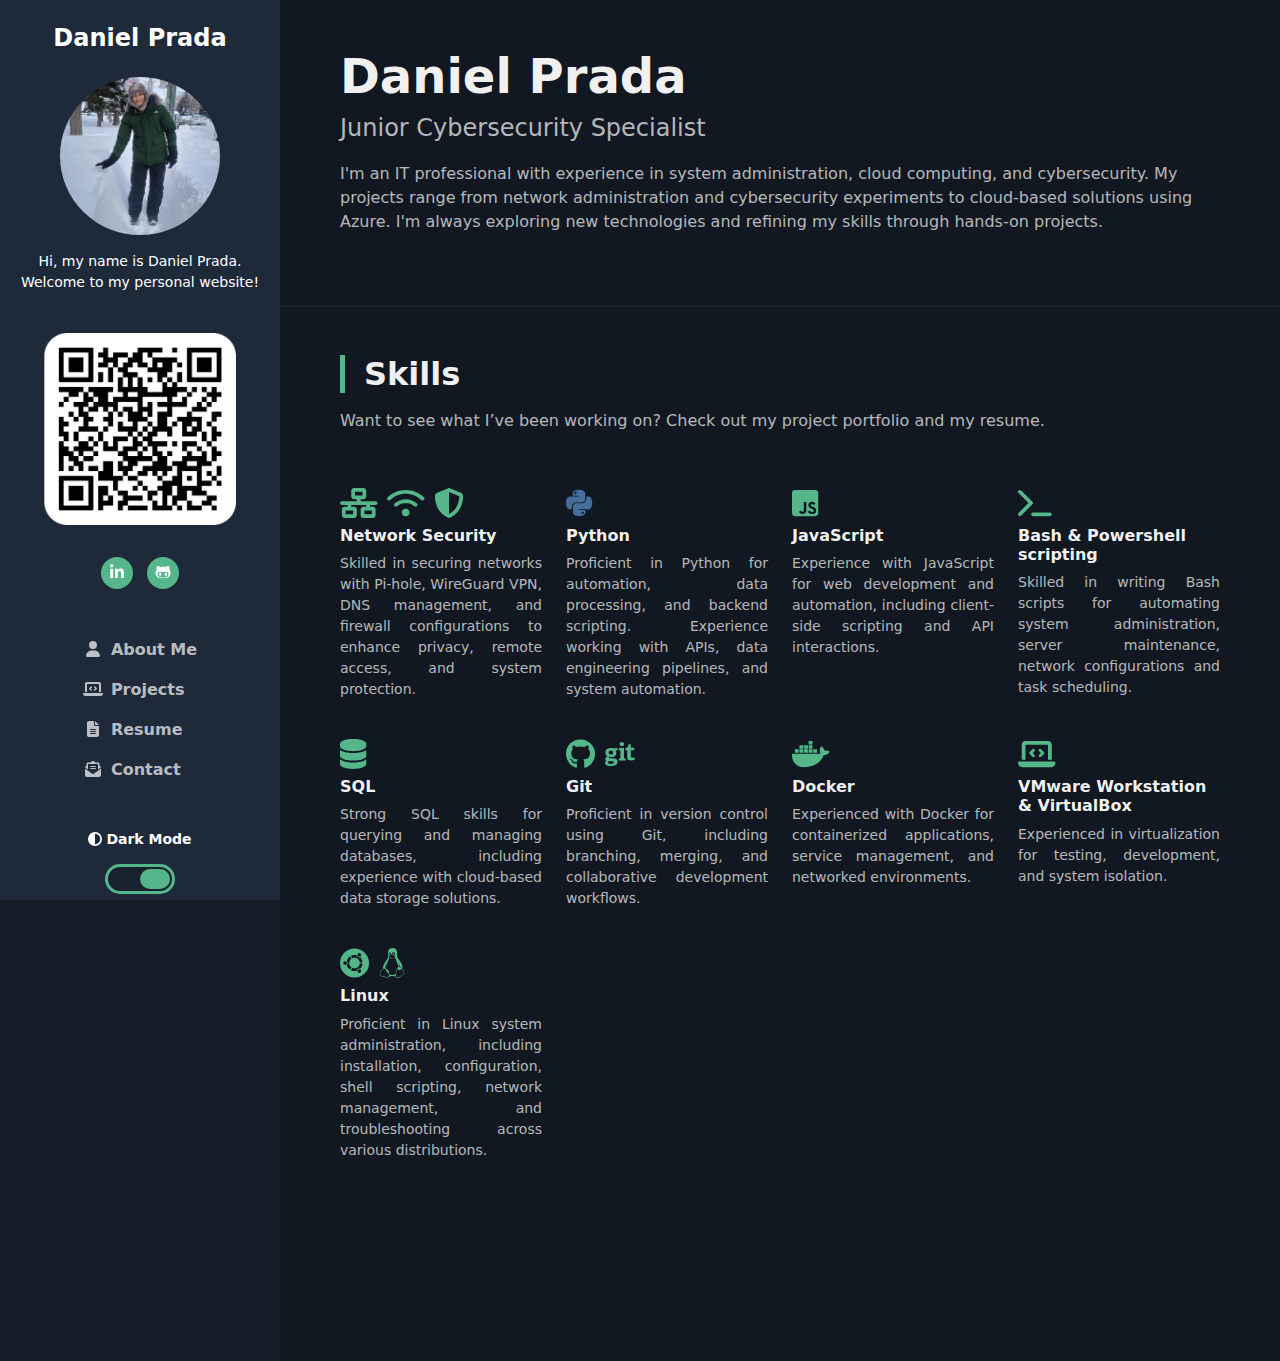
<file: index.html>
<!DOCTYPE html>
<html lang="en">
<meta http-equiv="content-type" content="text/html;charset=UTF-8" />

<head>
	<title>Daniel Prada - Portfolio</title>
	<link rel="icon" href="data:,">

	<!-- Meta -->
	<meta charset="utf-8">
	<meta http-equiv="X-UA-Compatible" content="IE=edge">
	<meta name="viewport" content="width=device-width, initial-scale=1.0">

	<!-- Google Fonts -->
	<link href="https://fonts.googleapis.com/css?family=Roboto:300,400,500,700" rel="stylesheet">

	<!-- FontAwesome JS -->
	<script defer src="assets/fontawesome/js/all.js"></script>

	<!-- Plugin CSS -->
	<link rel="stylesheet" href="assets/plugins/tiny-slider/tiny-slider.css">

	<!-- Theme CSS -->
	<link id="theme-style" rel="stylesheet" href="assets/css/theme-1.css">


</head>

<body>
	<div id="header-placeholder"></div> <!-- Header will be loaded here -->
	<div class="main-wrapper">
		<section class="about-me-section p-3 p-lg-5 theme-bg-light">
			<div class="container">
				<div class="profile-teaser row">

					<div>
						<!-- <div class="col"> -->
						<h2 class="name font-weight-bold mb-1">Daniel Prada</h2>
						<!-- <div class="tagline mb-3">Junior Cybersecurity Specialist</div> -->
						<div class="tagline mb-3" data-en="Junior Cybersecurity Specialist"
							data-fr="Spécialiste en cybersécurité junior">Junior Cybersecurity Specialist</div>
						<div class="bio mb-4" data-en="I'm an IT professional with experience in system administration, cloud
						computing, and cybersecurity. My projects range from network
						administration and cybersecurity experiments to cloud-based solutions using Azure. I'm
						always exploring new technologies and refining my skills through hands-on projects."
							data-fr="Je suis un professionnel de l'informatique avec de l'expérience en administration système, informatique en nuage et cybersécurité. Mes projets vont de l'administration réseau et des expérimentations en cybersécurité à des solutions basées sur le cloud utilisant Azure. Je suis toujours à la recherche de nouvelles technologies et j'affine mes compétences à travers des projets pratiques.">
							I'm an IT professional with experience in system administration, cloud
							computing, and cybersecurity. My projects range from network
							administration and cybersecurity experiments to cloud-based solutions using Azure. I'm
							always exploring new technologies and refining my skills through hands-on projects.</div>

					</div><!--//col-->

					<div class="col-md-5 col-lg-5">
					</div>
				</div>
			</div>
		</section><!--//about-me-section-->

		<section class="overview-section p-3 p-lg-5">
			<div class="container">
				<h2 class="section-title font-weight-bold mb-3" data-en="Skills" data-fr="Compétences">Skills</h2>
				<div class="section-intro mb-5"
					data-en="Want to see what I’ve been working on? Check out my project portfolio and my resume."
					data-fr="Vous voulez voir sur quoi j'ai travaillé ? Consultez mes projects de et mon CV.">
					Want to see what I’ve been working on? Check out my project portfolio and my resume.
				</div>

				<div class="row">
					<div class="item col-6 col-lg-3">
						<div class="item-inner">
							<div class="item-icon">
								<i class="fa-solid fa-network-wired"></i>
								<i class="fa-solid fa-wifi"></i>
								<i class="fa-solid fa-shield-halved"></i>
							</div>
							<h3 class="item-title" data-en="Network Security" data-fr="Sécurité Réseau">Network Security
							</h3>
							<div class="item-desc"
								data-en="Skilled in securing networks with Pi-hole, WireGuard VPN, DNS management, and firewall configurations to enhance privacy, remote access, and system protection."
								data-fr="Compétent dans la sécurisation des réseaux avec Pi-hole, WireGuard VPN, la gestion des DNS et les configurations de pare-feu pour améliorer la confidentialité, l'accès à distance et la protection des systèmes.">
								Skilled in securing networks with Pi-hole, WireGuard VPN, DNS management, and firewall
								configurations to enhance privacy, remote access, and system protection.</div>
						</div><!--//item-inner-->
					</div><!--//item-->
					<div class="item col-6 col-lg-3">
						<div class="item-inner">
							<div class="item-icon">
								<i class="fa-brands fa-python"></i>
							</div>
							<h3 class="item-title">Python</h3>
							<div class="item-desc"
								data-en="Proficient in Python for automation, data processing, and backend scripting. Experience working with APIs, data engineering pipelines, and system automation."
								data-fr="Compétent en Python pour l'automatisation, le traitement des données et les scripts backend. Expérience dans le travail avec des API, des pipelines d'ingénierie des données et l'automatisation des systèmes.">
								Proficient in Python for automation, data processing, and backend
								scripting. Experience working with APIs, data engineering pipelines, and system
								automation. </div>
						</div><!--//item-inner-->
					</div><!--//item-->
					<div class="item col-6 col-lg-3">
						<div class="item-inner">
							<div class="item-icon">
								<i class="fa-brands fa-js-square"></i>
							</div>
							<h3 class="item-title">JavaScript</h3>
							<div class="item-desc"
								data-en="Experience with JavaScript for web development and automation, including client-side scripting and API interactions."
								data-fr="Expérience avec JavaScript pour le développement web et l'automatisation, y compris le scripting côté client et les interactions avec les API.">
								Experience with JavaScript for web development and automation,
								including client-side scripting and API interactions.</div>
						</div><!--//item-inner-->
					</div><!--//item-->
					<div class="item col-6 col-lg-3">
						<div class="item-inner">
							<div class="item-icon">
								<i class="fa-solid fa-terminal"></i>
							</div>
							<h3 class="item-title" data-fr="Scripts Bash et PowerShell"
								data-en="Bash & Powershell scripting">Bash &amp; Powershell scripting</h3>
							<div class="item-desc"
								data-en="Skilled in writing Bash scripts for automating system administration, server maintenance, network configurations and task scheduling."
								data-fr="Compétent dans l'écriture de scripts Bash pour automatiser l'administration système, la maintenance des serveurs, les configurations réseau et la planification des tâches.">
								Skilled in writing Bash scripts for automating system administration, server
								maintenance, network configurations and task scheduling.</div>
						</div><!--//item-inner-->
					</div><!--//item-->

					<div class="item col-6 col-lg-3">
						<div class="item-inner">
							<div class="item-icon">
								<i class="fa-solid fa-database"></i>
							</div>
							<h3 class="item-title">SQL</h3>
							<div class="item-desc"
								data-fr="Solides compétences en SQL pour interroger et gérer des bases de données, y compris de l'expérience avec des solutions de stockage de données basées sur le cloud."
								data-en="Strong SQL skills for querying and managing databases, including experience with cloud-based data storage solutions.">
								Strong SQL skills for querying and managing databases, including experience with
								cloud-based data storage solutions. </div>
						</div><!--//item-inner-->
					</div><!--//item-->

					<div class="item col-6 col-lg-3">
						<div class="item-inner">
							<div class="item-icon">
								<i class="fa-brands fa-github"></i>
								<i class="fa-brands fa-git"></i>
							</div>
							<h3 class="item-title">Git</h3>
							<div class="item-desc"
								data-fr="Compétent en gestion de version avec Git, y compris la gestion des branches, les fusions et les flux de travail de développement collaboratif."
								data-en="Proficient in version control using Git, including branching, merging, and collaborative development workflows.">
								Proficient in version control using Git, including branching, merging, and collaborative
								development workflows.</div>
						</div><!--//item-inner-->
					</div><!--//item-->

					<div class="item col-6 col-lg-3">
						<div class="item-inner">
							<div class="item-icon">
								<i class="fa-brands fa-docker"></i>
							</div>
							<h3 class="item-title">Docker</h3>
							<div class="item-desc"
								data-fr="Expérimenté avec Docker pour les applications conteneurisées, la gestion des services et les environnements en réseau."
								data-en="Experienced with Docker for containerized applications, service management, and networked environments.">
								Experienced with Docker for containerized applications, service management, and
								networked environments.</div>
						</div><!--//item-inner-->
					</div><!--//item-->

					<div class="item col-6 col-lg-3">
						<div class="item-inner">
							<div class="item-icon">
								<i class="fa-solid fa-laptop-code"></i>
							</div>
							<h3 class="item-title">VMware Workstation & VirtualBox</h3>
							<div class="item-desc"
								data-fr="Expérimenté en virtualisation pour les tests, le développement et l’isolation des systèmes."
								data-en="Experienced in virtualization for testing, development, and system isolation.">
								Experienced in virtualization for testing, development, and system isolation.</div>
						</div><!--//item-inner-->
					</div><!--//item-->

					<div class="item col-6 col-lg-3">
						<div class="item-inner">
							<div class="item-icon">
								<i class="fa-brands fa-ubuntu"></i>
								<i class="fa-brands fa-linux"></i>
							</div>
							<h3 class="item-title">Linux</h3>
							<div class="item-desc"
								data-en="Proficient in Linux system administration, including installation, configuration, shell scripting, network management, and troubleshooting across various distributions."
								data-fr="Compétent en administration de systèmes Linux, y compris l’installation, la configuration, le scripting shell, la gestion réseau et le dépannage sur diverses distributions.">
								Proficient in Linux system administration, including installation, configuration, shell
								scripting, network management, and troubleshooting across various distributions.</div>
						</div><!--//item-inner-->
					</div><!--//item-->
				</div><!--//row-->

			</div><!--//container-->
		</section>



		<footer class="footer text-center py-4">
			<br><br><br>
		</footer>

	</div><!--//main-wrapper-->



	<!-- Javascript -->
	<script src="assets/plugins/popper.min.js"></script>
	<script src="assets/plugins/bootstrap/js/bootstrap.min.js"></script>
	<script src="assets/plugins/tiny-slider/min/tiny-slider.js"></script>
	<script src="assets/js/header.js"></script>
	<script src="assets/js/toggles.js"></script>
	<script src="assets/plugins/js-cookie.min.js"></script>
	</div>

</body>

</html>
</file>
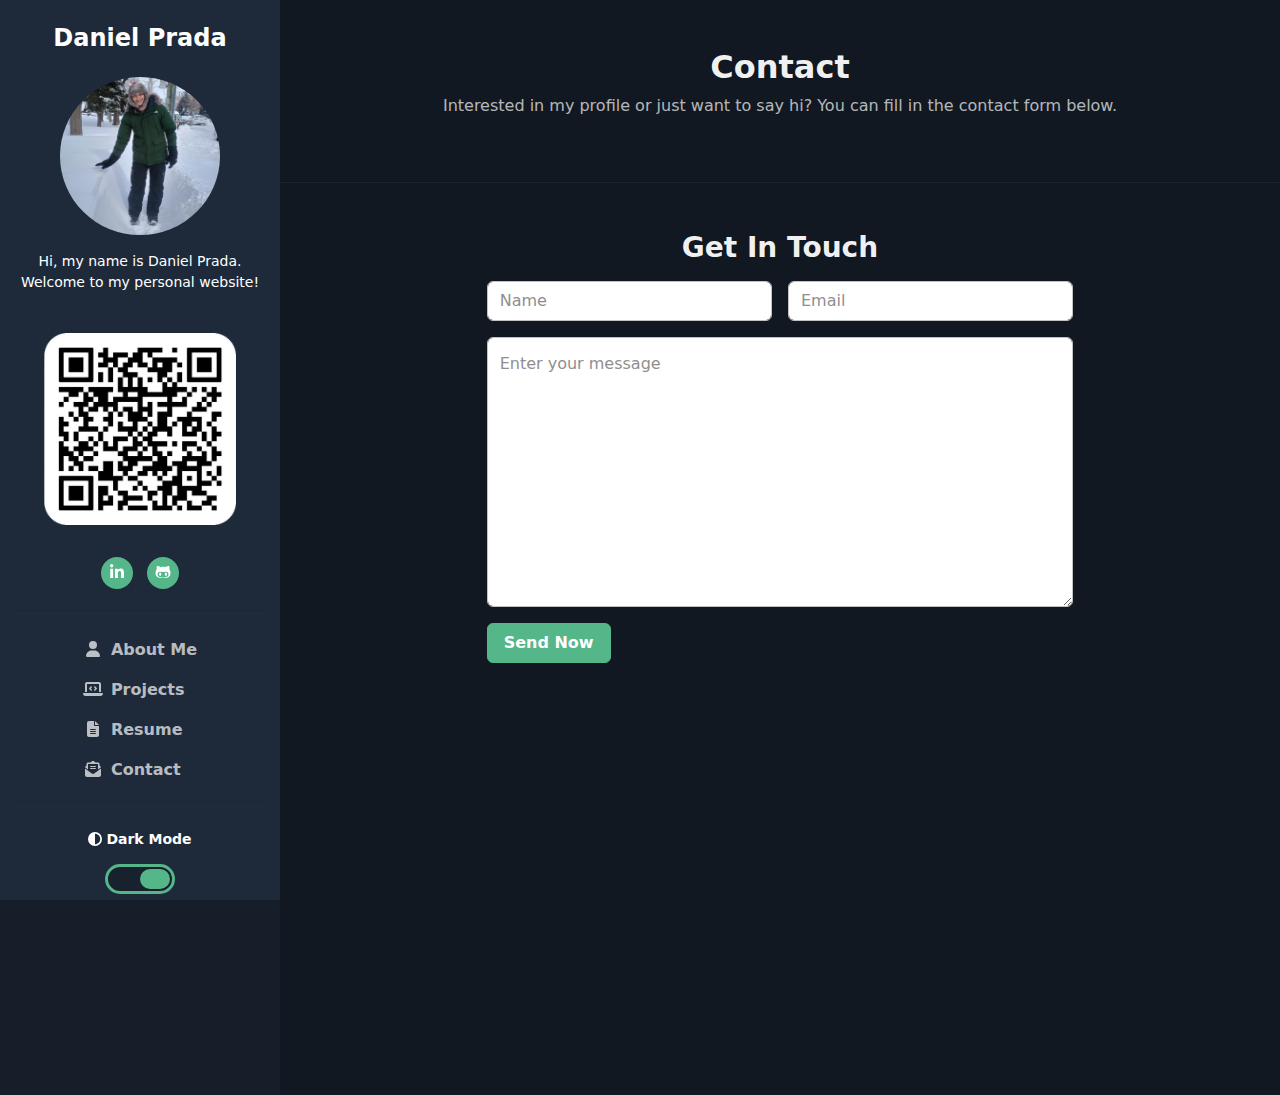
<file: contact.html>
<!DOCTYPE html>
<html lang="en"> 
<head>
	<title>Daniel Prada - Portfolio</title>
	<link rel="icon" href="data:,">
    
    <!-- Meta -->
    <meta charset="utf-8">
    <meta http-equiv="X-UA-Compatible" content="IE=edge">
    <meta name="viewport" content="width=device-width, initial-scale=1.0">
    
    <!-- Google Fonts -->
	<link href="https://fonts.googleapis.com/css?family=Roboto:300,400,500,700" rel="stylesheet">
    
    <!-- FontAwesome JS -->
    <script defer src="assets/fontawesome/js/all.js"></script>
    
    <!-- Theme CSS -->  
    <link id="theme-style" rel="stylesheet" href="assets/css/theme-1.css">

</head> 

<body>
    
	<div id="header-placeholder"></div> <!-- Header will be loaded here -->

	    
    <div class="main-wrapper">
	    <section class="cta-section theme-bg-light py-5">
		    <div class="container text-center single-col-max-width">
			    <h2 class="heading">Contact</h2>
			    <div class="intro" data-fr="Intéressé par mon profil ou simplement envie de dire bonjour ? Vous pouvez remplir le formulaire de contact ci-dessous." data-en="Interested in my profile or just want to say hi? You can fill in the contact form below.">
			    <p>Interested in my profile or just want to say hi? You can fill in the contact form below.</a></p>
	
	                
			    
			</div><!--//container-->
	    </section>
		<section class="contact-section px-3 py-5 p-md-5">
			<div class="container">
				<form id="contact-form" class="contact-form col-lg-8 mx-lg-auto" method="POST" action="https://formsubmit.co/daniel.pradaaa@gmail.com">
					<input type="hidden" name="_next" id="redirectUrl">
					<h3 class="text-center mb-3" data-en="Get In Touch" data-fr="Prenez contact">Get In Touch</h3>
					<input type="hidden" name="_captcha" value="false">
					<div class="row g-3">
						<div class="col-12 col-md-6">
							<label class="sr-only" for="cname">Name</label>
							<input type="text" class="form-control" id="cname" name="name" 
								   data-en="Name" data-fr="Nom" 
								   placeholder="Name" minlength="2" required>
						</div>
						<div class="col-12 col-md-6">
							<label class="sr-only" for="cemail">Email</label>
							<input type="email" class="form-control" id="cemail" name="email" 
								   data-en="Email" data-fr="E-mail" 
								   placeholder="Email" required>
						</div>
						<div class="col-12">
							<label class="sr-only" for="cmessage">Your message</label>
							<textarea class="form-control" id="cmessage" name="message" 
									  data-en="Enter your message" data-fr="Entrez votre message" 
									  placeholder="Enter your message" rows="10" required></textarea>
						</div>
						<div class="form-group col-12">
							<button type="submit" class="btn btn-block btn-primary py-2" 
									data-en="Send Now" data-fr="Envoyer">Send Now</button>
						</div>
					</div><!--//form-row-->
				</form>
			</div><!--//container-->
		</section>
	    
	    <footer class="footer text-center py-4">
			<br><br><br><br><br><br><br><br><br><br><br><br><br><br>
		</footer>
    
    </div><!--//main-wrapper-->
    
    <!-- Javascript -->          
    <script src="assets/plugins/popper.min.js"></script> 
    <script src="assets/plugins/bootstrap/js/bootstrap.min.js"></script> 
	<script src="assets/js/toggles.js"></script>

    
    <!-- Dark Mode -->
	<script src="assets/plugins/js-cookie.min.js"></script>

    <!-- Style Switcher (REMOVE ON YOUR PRODUCTION SITE) -->    
	<script>
		document.addEventListener("DOMContentLoaded", function () {
		  const currentDomain = window.location.origin; // Gets "http://127.0.0.1:5500" or "https://yourgithubpage.com"
		  document.getElementById("redirectUrl").value = currentDomain + "/contact_thanks.html";
		});
	  </script>
	  

</body>
</html>
</file>
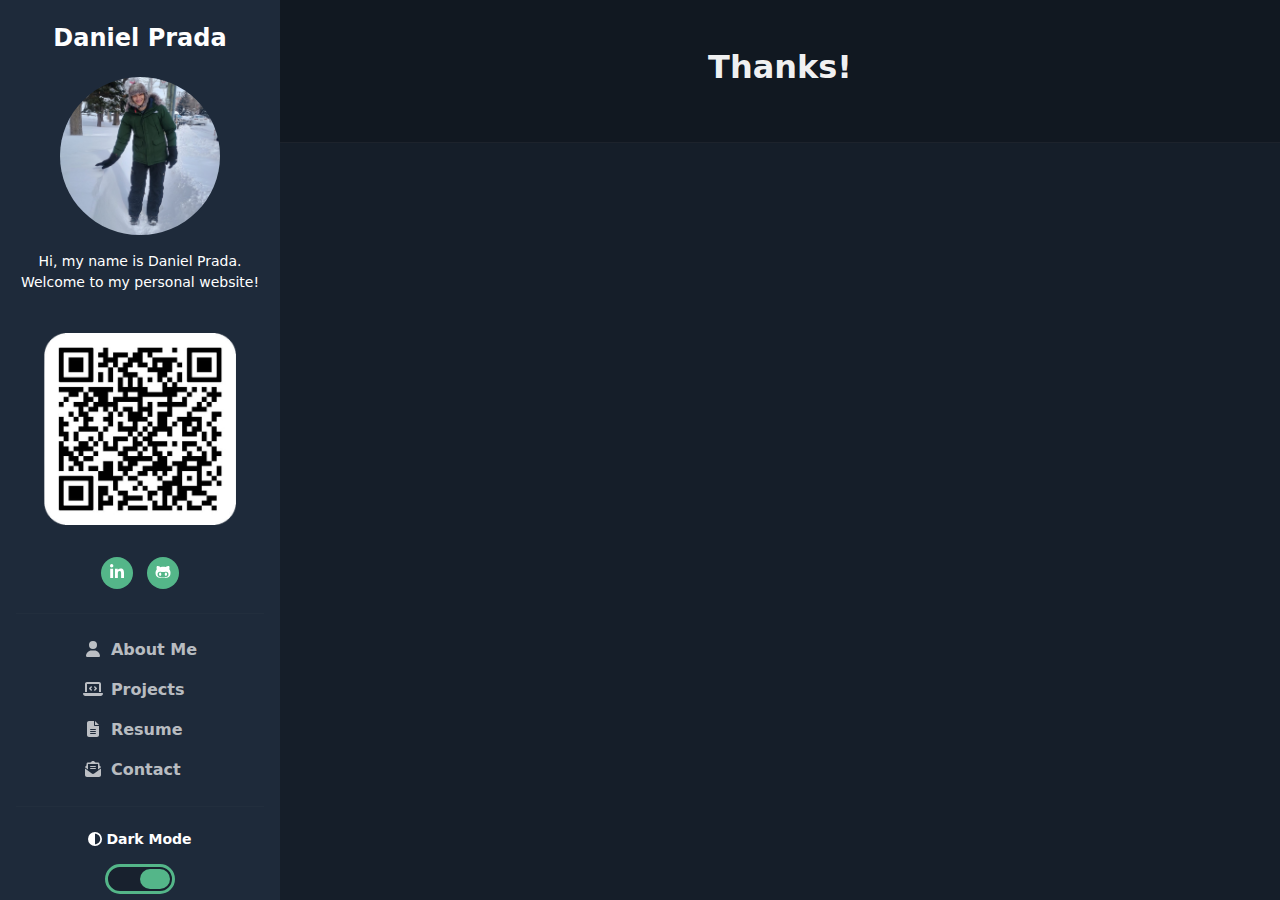
<file: contact_thanks.html>
<!DOCTYPE html>
<html lang="en"> 
<meta http-equiv="content-type" content="text/html;charset=UTF-8" /><!-- /Added by HTTrack -->
<head>
    <title>Daniel Prada - Portfolio</title>
	<link rel="icon" href="data:,">
    
    <!-- Meta -->
    <meta charset="utf-8">
    <meta http-equiv="X-UA-Compatible" content="IE=edge">
    <meta name="viewport" content="width=device-width, initial-scale=1.0">
    
    
    <!-- Google Fonts -->
	<link href="https://fonts.googleapis.com/css?family=Roboto:300,400,500,700" rel="stylesheet">
    
    <!-- FontAwesome JS -->
    <script defer src="assets/fontawesome/js/all.js"></script>
    
    <!-- Theme CSS -->  
    <link id="theme-style" rel="stylesheet" href="assets/css/theme-1.css">

</head> 

<body>
    
	<div id="header-placeholder"></div> <!-- Header will be loaded here -->

	    
    <div class="main-wrapper">
	    <section class="cta-section theme-bg-light py-5">
		    <div class="container text-center single-col-max-width">
			    <h2 class="heading" data-en="Thanks!" data-fr="Merci !">Thanks!</h2>
			</div><!--//container-->
	    </section>
	    
	    <!-- <footer class="footer text-center py-4">
			<br><br><br><br><br><br><br><br><br><br><br><br><br><br>
		</footer> -->
    
    </div><!--//main-wrapper-->
    
    <!-- Javascript -->          
    <script src="assets/plugins/popper.min.js"></script> 
    <script src="assets/plugins/bootstrap/js/bootstrap.min.js"></script> 
	<script src="assets/js/toggles.js"></script>
    
    <!-- Dark Mode -->
	<script src="assets/plugins/js-cookie.min.js"></script>
   
    

</body>
</html>
</file>
<file: assets/plugins/tiny-slider/tiny-slider.css>
.tns-outer{padding:0 !important}.tns-outer [hidden]{display:none !important}.tns-outer [aria-controls],.tns-outer [data-action]{cursor:pointer}.tns-slider{-webkit-transition:all 0s;-moz-transition:all 0s;transition:all 0s}.tns-slider>.tns-item{-webkit-box-sizing:border-box;-moz-box-sizing:border-box;box-sizing:border-box}.tns-horizontal.tns-subpixel{white-space:nowrap}.tns-horizontal.tns-subpixel>.tns-item{display:inline-block;vertical-align:top;white-space:normal}.tns-horizontal.tns-no-subpixel:after{content:'';display:table;clear:both}.tns-horizontal.tns-no-subpixel>.tns-item{float:left}.tns-horizontal.tns-carousel.tns-no-subpixel>.tns-item{margin-right:-100%}.tns-no-calc{position:relative;left:0}.tns-gallery{position:relative;left:0;min-height:1px}.tns-gallery>.tns-item{position:absolute;left:-100%;-webkit-transition:transform 0s, opacity 0s;-moz-transition:transform 0s, opacity 0s;transition:transform 0s, opacity 0s}.tns-gallery>.tns-slide-active{position:relative;left:auto !important}.tns-gallery>.tns-moving{-webkit-transition:all 0.25s;-moz-transition:all 0.25s;transition:all 0.25s}.tns-autowidth{display:inline-block}.tns-lazy-img{-webkit-transition:opacity 0.6s;-moz-transition:opacity 0.6s;transition:opacity 0.6s;opacity:0.6}.tns-lazy-img.tns-complete{opacity:1}.tns-ah{-webkit-transition:height 0s;-moz-transition:height 0s;transition:height 0s}.tns-ovh{overflow:hidden}.tns-visually-hidden{position:absolute;left:-10000em}.tns-transparent{opacity:0;visibility:hidden}.tns-fadeIn{opacity:1;filter:alpha(opacity=100);z-index:0}.tns-normal,.tns-fadeOut{opacity:0;filter:alpha(opacity=0);z-index:-1}.tns-vpfix{white-space:nowrap}.tns-vpfix>div,.tns-vpfix>li{display:inline-block}.tns-t-subp2{margin:0 auto;width:310px;position:relative;height:10px;overflow:hidden}.tns-t-ct{width:2333.3333333%;width:-webkit-calc(100% * 70 / 3);width:-moz-calc(100% * 70 / 3);width:calc(100% * 70 / 3);position:absolute;right:0}.tns-t-ct:after{content:'';display:table;clear:both}.tns-t-ct>div{width:1.4285714%;width:-webkit-calc(100% / 70);width:-moz-calc(100% / 70);width:calc(100% / 70);height:10px;float:left}

/*# sourceMappingURL=sourcemaps/tiny-slider.css.map */
</file>
